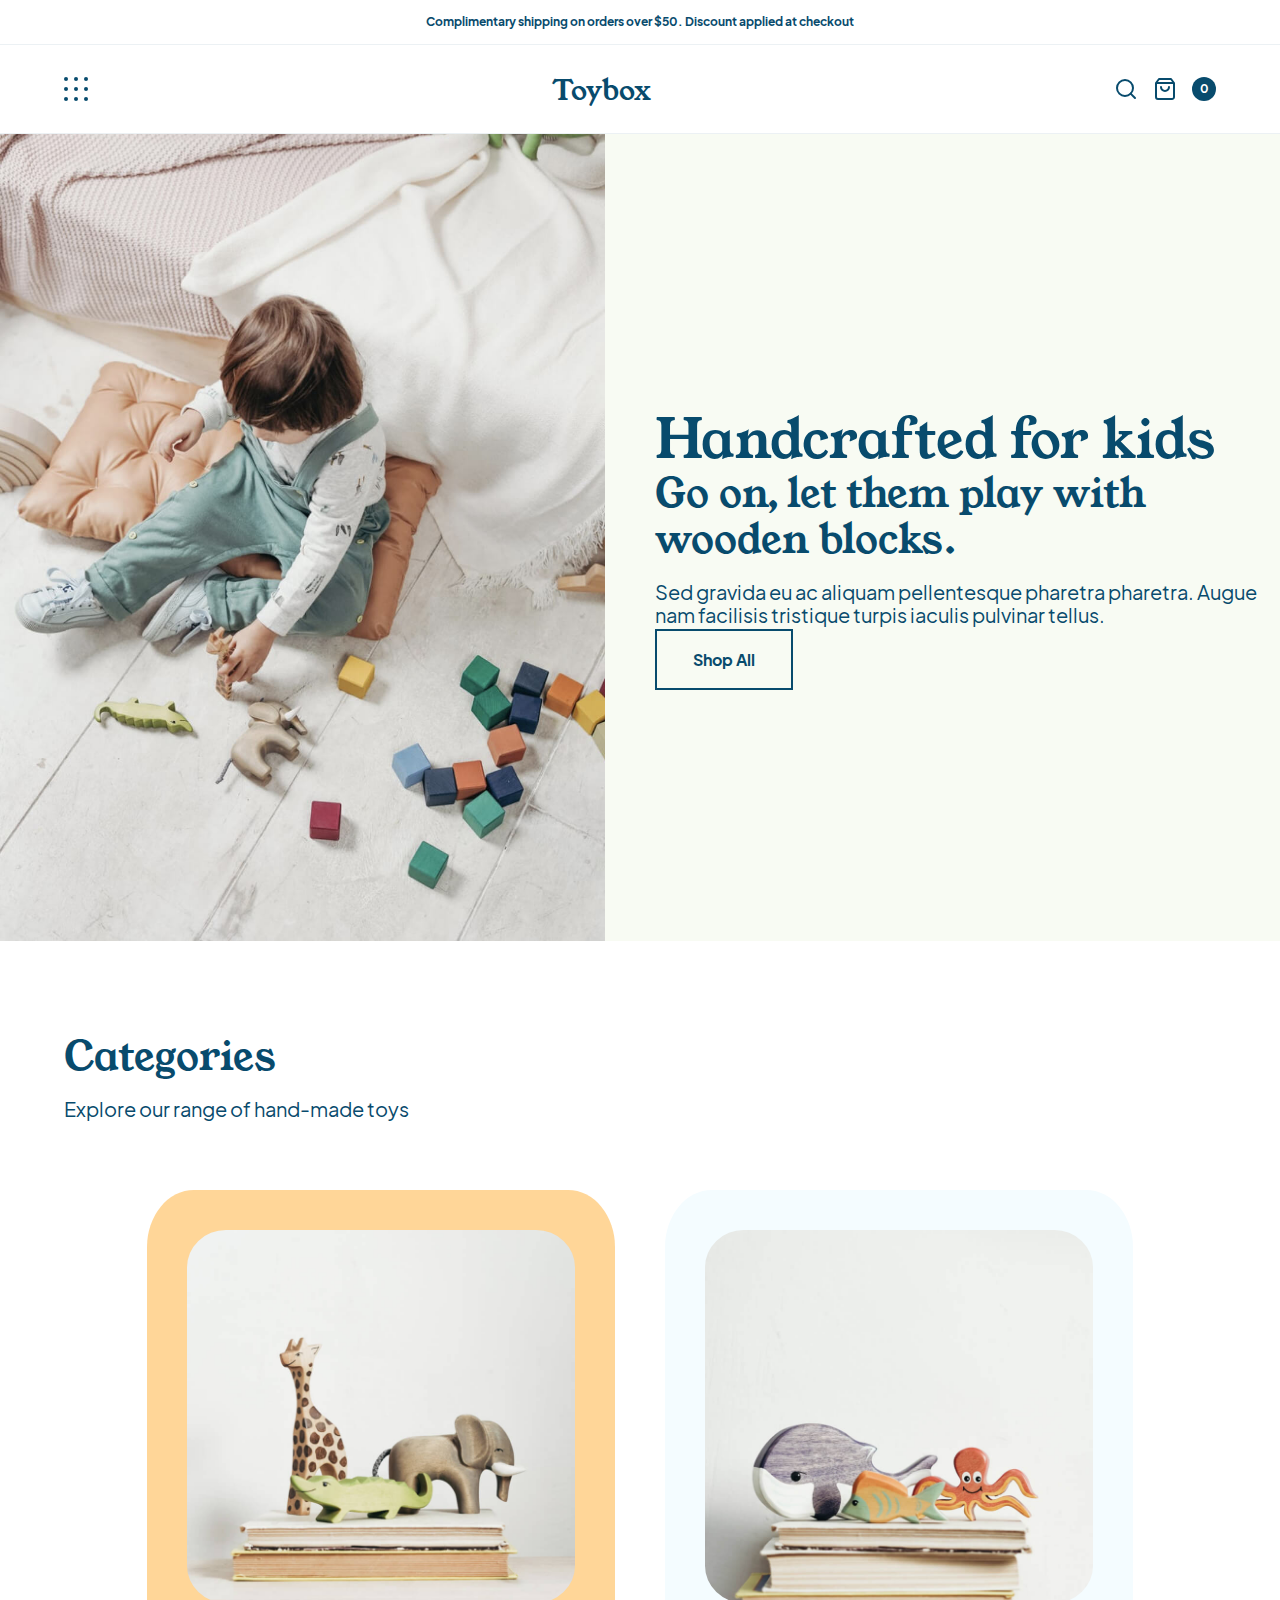
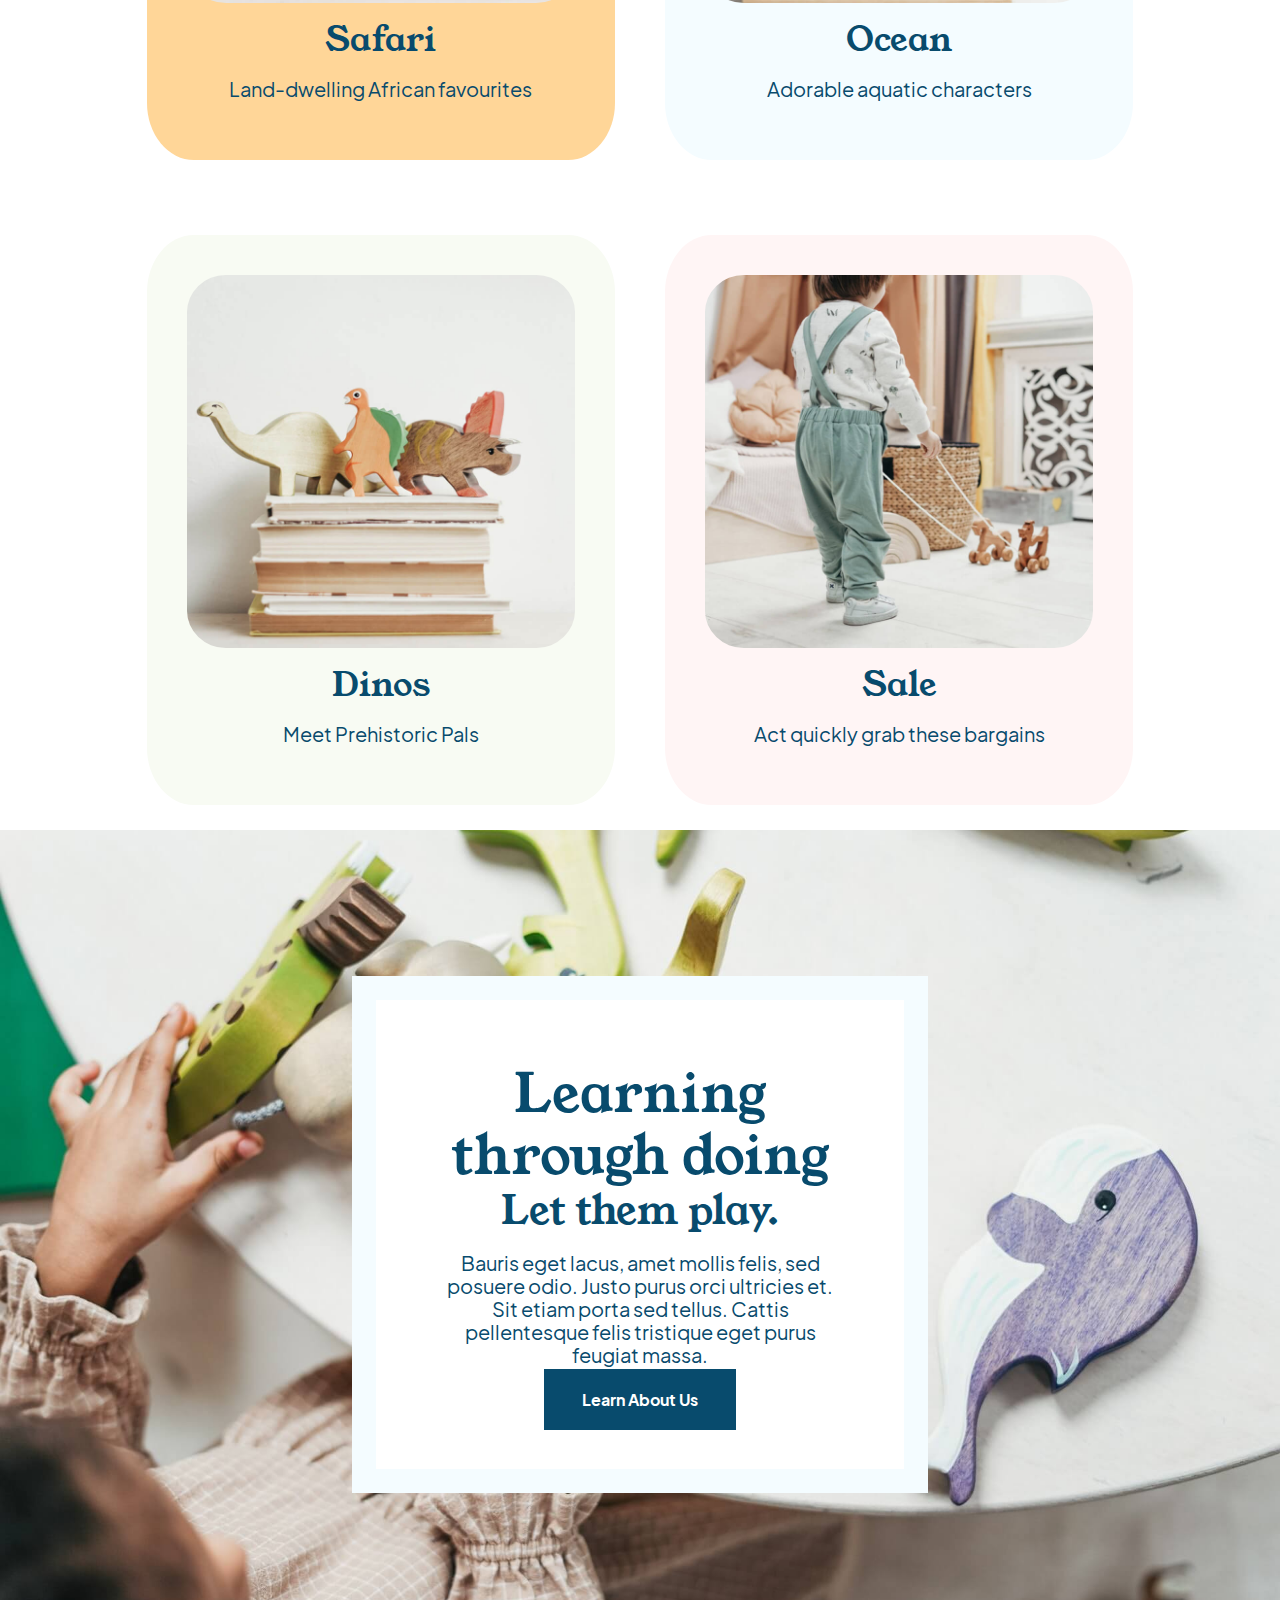
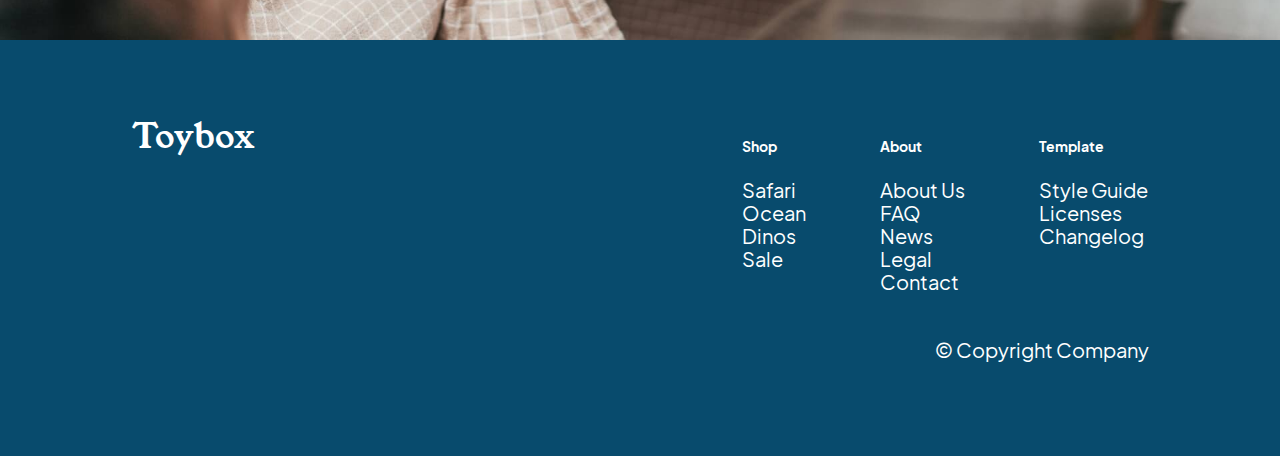
<file: index.html>
<!DOCTYPE html>
<html lang="en">
<head>
	<meta charset="UTF-8">
	<meta http-equiv="X-UA-Compatible" content="IE=edge">
	<meta name="viewport" content="width=device-width, initial-scale=1.0">
	<title>STARTER - Toybox Homepage</title>

	<link rel="stylesheet" href="./styles/styles.css">
</head>
<body>
	<!-- Skip link -->
	<a href="#mainContent" class="skip-link">Skip to main content.</a>

	<!-- Announcements Bar -->
	<div class="announcements">
		<div class="wrapper">
			<p class="smallCopy">Complimentary shipping on orders over $50. Discount applied at checkout</p>
		</div>
	</div>

	<nav class="navBar">
		<div class="wrapper">
			<!-- Slide out Button -->
			<input type="checkbox" id="openSideMenu" class="menuButton">
			<label for="openSideMenu">
				<img src="./assets/menu-button.svg" alt="Menu Button">
			</label>

			<!-- Slude out Nav Content -->
			<div class="slideOutNav">
				<div class="buttonContainer">
					<button class="menuClose">X</button>
				</div>

				<!-- Menu Content -->
				<nav>
					<ul class="mainMenu">
						<li>
							<a href="#">Shop</a>
						</li>
						<li>
							<a href="#">About</a>
						</li>
						<li>
							<a href="#">FAQ</a>
						</li>
						<li>
							<a href="#">News</a>
						</li>
						<li>
							<a href="#">Contact</a>
						</li>
					</ul>
				</nav>
			</div>

			<!-- NavBar -->
				<!-- Logo -->
			<a href="#home" class="logo">
				<h1>Toybox</h1>
			</a>

			<!-- Search Cart -->
			<div class="searchCart">
					<button class="menuIcon">
						<img src="./assets/search.svg" alt="Search Icon">
					</button>

					<a href="#" class="bag">
						<img src="./assets/shop-bag.svg" alt="Bag Icon">
					</a>

					<div class="counter smallCopy">
						<p>0</p>
					</div>
			</div>

		</div>
	</nav>

	<!-- Header -->
	<header>
		<div class="wrapper">
			<div class="headerImgContainer">
				<img src="./assets/header-image.jpg" alt="A toddler playing with wooden blocks">
			</div>

			<div class="textContainer">
				<h3>Handcrafted for kids</h3>
				<h2>Go on, let them play with wooden blocks.</h2>
				<p>Sed gravida eu ac aliquam pellentesque pharetra pharetra. Augue nam facilisis tristique turpis iaculis pulvinar tellus.</p>
				<a href="#shop" class="shopButton button">Shop All</a>
			</div>
		</div>
	</header>

	<!-- Main Area -->
	<main id="mainContent">
		<!-- Categories Sections -->
		<section class="categories" id="categories">
			<div class="wrapper">
				<h2>Categories</h2>
				<p>Explore our range of hand-made toys</p>

				<!-- product gallery -->
				<div class="categoryGallery">
					<ul class="categoryList">
						<li class="items itemOne">
							<a href="#">
								<img src="./assets/safari-trio.jpg" alt="Image of wooden safari animals toys">
								<h4>Safari</h4>
								<p>Land-dwelling African favourites</p>
							</a>
						</li>
						<li class="items itemTwo">
							<a href="#">
								<img src="./assets/ocean-trio.jpg" alt="image of wooden oceanic animal toys">
								<h4>Ocean</h4>
								<p>Adorable aquatic characters</p>
							</a>
						</li>
						<li class="items itemThree">
							<a href="#">
								<img src="./assets/dino-trio.jpg" alt="image of wood prehistory dinosaur toys">
								<h4>Dinos</h4>
								<p>Meet Prehistoric Pals</p>
							</a>
						</li>
						<li class="items itemFour">
							<a href="#">
								<img src="./assets/sale.jpg" alt="image of a toddler with wood horses on strings">
								<h4>Sale</h4>
								<p>Act quickly grab these bargains</p>
							</a>
						</li>
					</ul>
				</div>
			</div>
		</section>


		<!-- Let Them Play Section -->

		<section class="play" id="play">
			<div class="wrapper">
				<div class="playContent">
					<h3>Learning through doing</h3>
					<h2>Let them play.</h2>
					<p>Bauris eget lacus, amet mollis felis, sed posuere odio. Justo purus orci ultricies et. Sit etiam porta sed tellus. Cattis pellentesque felis tristique eget purus feugiat massa.</p>
					<a href="#" class="aboutButton button">Learn About Us</a>
				</div>
			</div>
		</section>

	</main>

	<footer class="footer" id="footer">
		<div class="wrapper">

			<div class="footerFlexContainer">
				<!-- Logo -->
				<a href="#home" class="footerLogo">
					<h4>Toybox</h4>
				</a>

				<!-- FooterNAV container -->
				<div class="footerNav">
					<nav>
						<ul class="footerShop">
							<li>
								<h5>Shop</h5>
							</li>
							<li>
								<a href="#">Safari</a>
							</li>
							<li>
								<a href="#">Ocean</a>
							</li>
							<li>
								<a href="#">Dinos</a>
							</li>
							<li>
								<a href="#">Sale</a>
							</li>
						</ul>

						<ul class="footerAbout">
							<li>
								<h5>About</h5>
							</li>
							<li>
								<a href="#">About Us</a>
							</li>
							<li>
								<a href="#">FAQ</a>
							</li>
							<li>
								<a href="#">News</a>
							</li>
							<li>
								<a href="#">Legal</a>
							</li>
							<li>
								<a href="#">Contact</a>
							</li>
						</ul>
				
						<ul class="footerTemplate">
							<li>
								<h5>Template</h5>
							</li>
							<li>
								<a href="#">Style Guide</a>
							</li>
							<li>
								<a href="#">Licenses</a>
							</li>
							<li>
								<a href="#">Changelog</a>
							</li>
						</ul>
						
					</nav>
				</div>
			</div>
			<!-- Social and Copyright Flex Container -->

			<div class="social">
				<!-- icon container -->
				<div class="socialIcons">
					<a href="#">
						<i class="twitter" aria-hidden="true"></i>
						<span class="sr-only">Link to Twitter</span>
					</a>
					<a href="#">
						<i class="pintrest" aria-hidden="true"></i>
						<span class="sr-only">Link to Pintrest</span>
					</a>
					<a href="#">
						<i class="instagram" aria-hidden="true"></i>
						<span class="sr-only">Link to Instagram</span>
					</a>
					<a href="#">
						<i class="facebook" aria-hidden="true"></i>
						<span class="sr-only">Link to Facebook</span>
					</a>
				</div>

				<div class="copyright">
					<p>&copy; Copyright Company</p>
				</div>
			</div>
		</div>
	</footer>
</body>
</html>
</file>
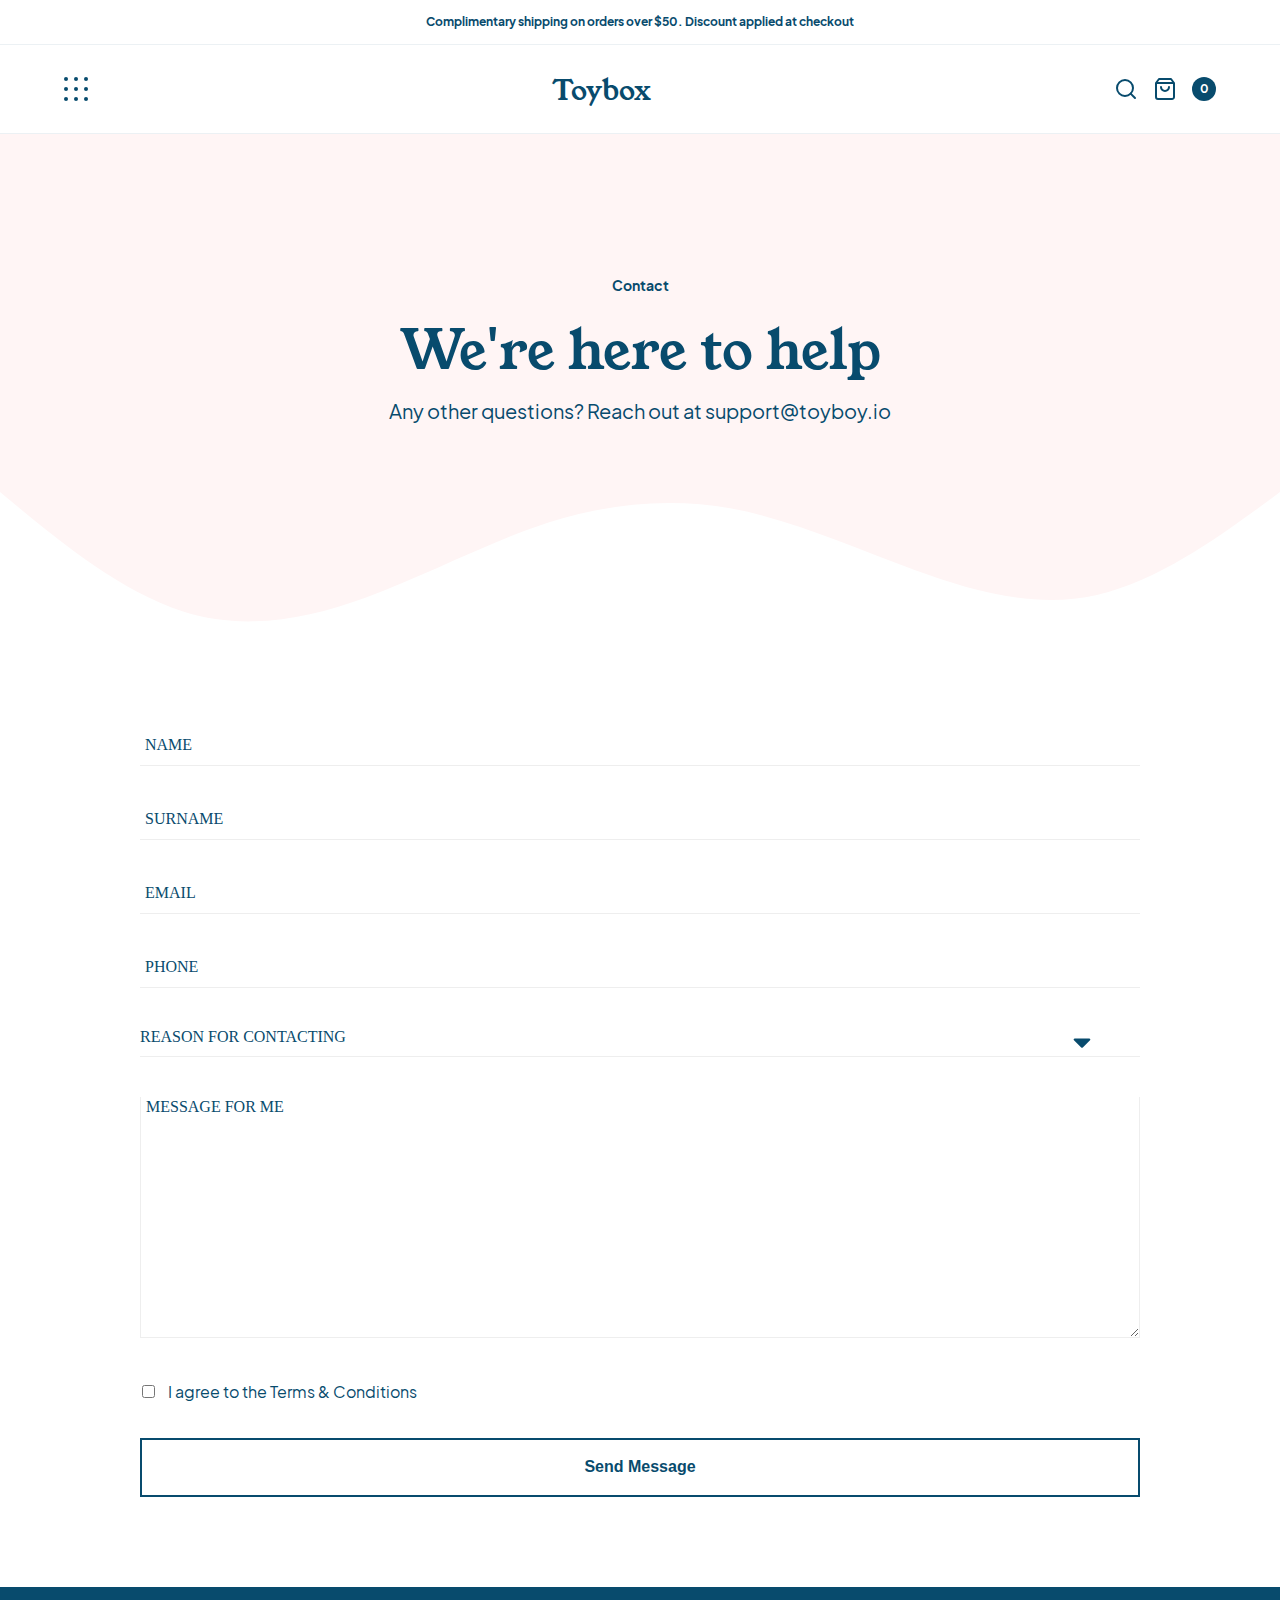
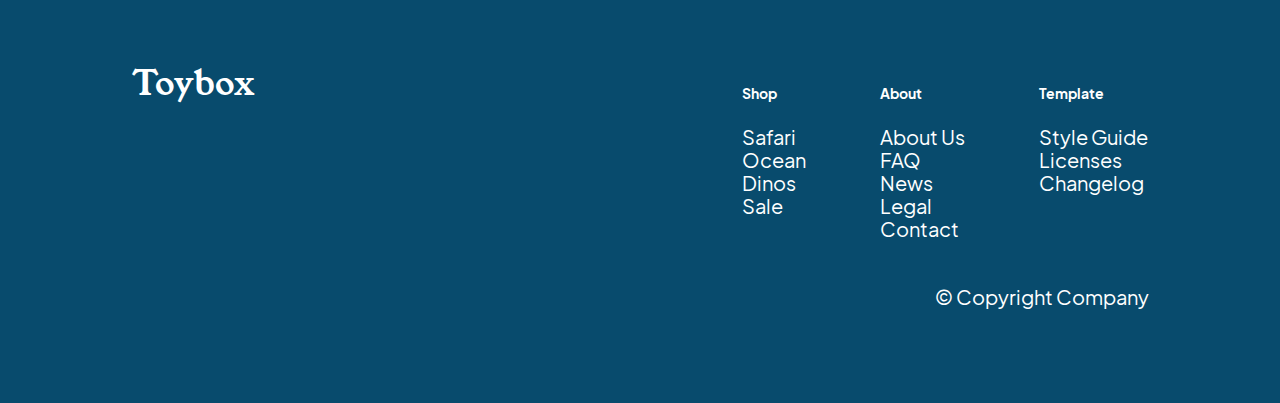
<file: contact.html>
<!DOCTYPE html>
<html lang="en">
<head>
    <meta charset="UTF-8">
    <meta http-equiv="X-UA-Compatible" content="IE=edge">
    <meta name="viewport" content="width=device-width, initial-scale=1.0">
    <title>Contact</title>

    <link rel="stylesheet" href="./styles/styles.css">
</head>
<body>
    <!-- Skip link -->
	<a href="#mainContent" class="skip-link">Skip to main content.</a>

	<!-- Announcements Bar -->
	<div class="announcements">
		<div class="wrapper">
			<p class="smallCopy">Complimentary shipping on orders over $50. Discount applied at checkout</p>
		</div>
	</div>

	<nav class="navBar">
		<div class="wrapper">
			<!-- Slide out Button -->
			<input type="checkbox" id="openSideMenu" class="menuButton">
			<label for="openSideMenu">
				<img src="./assets/menu-button.svg" alt="Menu Button">
			</label>

			<!-- Slude out Nav Content -->
			<div class="slideOutNav">
				<div class="buttonContainer">
					<button class="menuClose">X</button>
				</div>

				<!-- Menu Content -->
				<nav>
					<ul class="mainMenu">
						<li>
							<a href="#">Shop</a>
						</li>
						<li>
							<a href="#">About</a>
						</li>
						<li>
							<a href="#">FAQ</a>
						</li>
						<li>
							<a href="#">News</a>
						</li>
						<li>
							<a href="./contact.html">Contact</a>
						</li>
					</ul>
				</nav>
			</div>

			<!-- NavBar -->
				<!-- Logo -->
			<a href="./index.html" class="logo">
				<h1>Toybox</h1>
			</a>

			<!-- Search Cart -->
			<div class="searchCart">
					<button class="menuIcon">
						<img src="./assets/search.svg" alt="Search Icon">
					</button>

					<a href="#" class="bag">
						<img src="./assets/shop-bag.svg" alt="Bag Icon">
					</a>

					<div class="counter smallCopy">
						<p>0</p>
					</div>
			</div>

		</div>
	</nav>
    <header class="contactHeader">
        <div class="wrapper">
            <h5>Contact</h5>
            <h3>We're here to help</h3>
            <p>Any other questions? Reach out at <a href="mailto:support@toyboy.io">support@toyboy.io</a></p>
        </div>
    </header>

    <!-- main section -->
    <main class="contact" id="mainContent">
        <div class="wrapper">
            <form action="">
                <label for="name" class="sr-only">Name</label>
                <input type="text" id="name" placeholder="Name">

                <label for="surname" class="sr-only">Surname</label>
                <input type="text" id="surname" placeholder="Surname">

                <label for="email" class="sr-only">Email</label>
                <input type="email" id="email" placeholder="Email">

                <label for="phone" class="sr-only">Phone</label>
                <input type="tel" id="phone" placeholder="Phone">

                <select name="reason" id="reason">
                    <option value="placeholder" disabled selected>Reason for contacting</option>
                    <option value="refund">Refund request</option>
                    <option value="status">Order status update</option>
                    <option value="praise">Praise!</option>
                    <option value="complaint">General concerns</option>
                </select>

                <label for="message" class="sr-only">Message for me</label>
                <textarea id="message" cols="30" rows="10" placeholder="Message for me"></textarea>

                <fieldset>
                    <input type="checkbox" id="terms">
                    <label for="terms">I agree to the Terms & Conditions</label>
                </fieldset>

                <button type="submit" class="button shopButton">Send Message</button>

            </form>
        </div>
    </main>

    
    <!-- FOOTER -->
    <footer class="footer" id="footer">
		<div class="wrapper">

			<div class="footerFlexContainer">
				<!-- Logo -->
				<a href="./index.html" class="footerLogo">
					<h4>Toybox</h4>
				</a>

				<!-- FooterNAV container -->
				<div class="footerNav">
					<nav>
						<ul class="footerShop">
							<li>
								<h5>Shop</h5>
							</li>
							<li>
								<a href="#">Safari</a>
							</li>
							<li>
								<a href="#">Ocean</a>
							</li>
							<li>
								<a href="#">Dinos</a>
							</li>
							<li>
								<a href="#">Sale</a>
							</li>
						</ul>

						<ul class="footerAbout">
							<li>
								<h5>About</h5>
							</li>
							<li>
								<a href="#">About Us</a>
							</li>
							<li>
								<a href="#">FAQ</a>
							</li>
							<li>
								<a href="#">News</a>
							</li>
							<li>
								<a href="#">Legal</a>
							</li>
							<li>
								<a href="./contact.html">Contact</a>
							</li>
						</ul>
				
						<ul class="footerTemplate">
							<li>
								<h5>Template</h5>
							</li>
							<li>
								<a href="#">Style Guide</a>
							</li>
							<li>
								<a href="#">Licenses</a>
							</li>
							<li>
								<a href="#">Changelog</a>
							</li>
						</ul>
						
					</nav>
				</div>
			</div>
			<!-- Social and Copyright Flex Container -->

			<div class="social">
				<!-- icon container -->
				<div class="socialIcons">
					<a href="#">
						<i class="twitter" aria-hidden="true"></i>
						<span class="sr-only">Link to Twitter</span>
					</a>
					<a href="#">
						<i class="pintrest" aria-hidden="true"></i>
						<span class="sr-only">Link to Pintrest</span>
					</a>
					<a href="#">
						<i class="instagram" aria-hidden="true"></i>
						<span class="sr-only">Link to Instagram</span>
					</a>
					<a href="#">
						<i class="facebook" aria-hidden="true"></i>
						<span class="sr-only">Link to Facebook</span>
					</a>
				</div>

				<div class="copyright">
					<p>&copy; Copyright Company</p>
				</div>
			</div>
		</div>
	</footer>
    
</body>
</html>
</file>
<file: styles/styles.css>
html {
  line-height: 1.15;
  -ms-text-size-adjust: 100%;
  -webkit-text-size-adjust: 100%;
}

body {
  margin: 0;
}

article, aside, footer, header, nav, section {
  display: block;
}

h1 {
  font-size: 2em;
  margin: 0.67em 0;
}

figcaption, figure, main {
  display: block;
}

figure {
  margin: 1em 40px;
}

hr {
  -webkit-box-sizing: content-box;
          box-sizing: content-box;
  height: 0;
  overflow: visible;
}

pre {
  font-family: monospace, monospace;
  font-size: 1em;
}

a {
  background-color: transparent;
  -webkit-text-decoration-skip: objects;
}

abbr[title] {
  border-bottom: none;
  text-decoration: underline;
  -webkit-text-decoration: underline dotted;
          text-decoration: underline dotted;
}

b, strong {
  font-weight: inherit;
}

b, strong {
  font-weight: bolder;
}

code, kbd, samp {
  font-family: monospace, monospace;
  font-size: 1em;
}

dfn {
  font-style: italic;
}

mark {
  background-color: #ff0;
  color: #000;
}

small {
  font-size: 80%;
}

sub, sup {
  font-size: 75%;
  line-height: 0;
  position: relative;
  vertical-align: baseline;
}

sub {
  bottom: -0.25em;
}

sup {
  top: -0.5em;
}

audio, video {
  display: inline-block;
}

audio:not([controls]) {
  display: none;
  height: 0;
}

img {
  border-style: none;
}

svg:not(:root) {
  overflow: hidden;
}

button, input, optgroup, select, textarea {
  font-family: sans-serif;
  font-size: 100%;
  line-height: 1.15;
  margin: 0;
}

button, input {
  overflow: visible;
}

button, select {
  text-transform: none;
}

button, html [type=button], [type=reset], [type=submit] {
  -webkit-appearance: button;
}

button::-moz-focus-inner, [type=button]::-moz-focus-inner, [type=reset]::-moz-focus-inner, [type=submit]::-moz-focus-inner {
  border-style: none;
  padding: 0;
}

button:-moz-focusring, [type=button]:-moz-focusring, [type=reset]:-moz-focusring, [type=submit]:-moz-focusring {
  outline: 1px dotted ButtonText;
}

fieldset {
  padding: 0.35em 0.75em 0.625em;
}

legend {
  -webkit-box-sizing: border-box;
          box-sizing: border-box;
  color: inherit;
  display: table;
  max-width: 100%;
  padding: 0;
  white-space: normal;
}

progress {
  display: inline-block;
  vertical-align: baseline;
}

textarea {
  overflow: auto;
}

[type=checkbox], [type=radio] {
  -webkit-box-sizing: border-box;
          box-sizing: border-box;
  padding: 0;
}

[type=number]::-webkit-inner-spin-button, [type=number]::-webkit-outer-spin-button {
  height: auto;
}

[type=search] {
  -webkit-appearance: textfield;
  outline-offset: -2px;
}

[type=search]::-webkit-search-cancel-button, [type=search]::-webkit-search-decoration {
  -webkit-appearance: none;
}

::-webkit-file-upload-button {
  -webkit-appearance: button;
  font: inherit;
}

details, menu {
  display: block;
}

summary {
  display: list-item;
}

canvas {
  display: inline-block;
}

template {
  display: none;
}

[hidden] {
  display: none;
}

html {
  -webkit-box-sizing: border-box;
          box-sizing: border-box;
}

*, *:before, *:after {
  -webkit-box-sizing: inherit;
          box-sizing: inherit;
}

.sr-only {
  position: absolute;
  width: 1px;
  height: 1px;
  margin: -1px;
  border: 0;
  padding: 0;
  white-space: nowrap;
  -webkit-clip-path: inset(100%);
          clip-path: inset(100%);
  clip: rect(0 0 0 0);
  overflow: hidden;
}

@font-face {
  font-family: "Jakarta Sans";
  src: url("../fonts/PlusJakarta_Sans-2.5/webfonts/PlusJakartaSans-Regular.woff"), url("../fonts/PlusJakarta_Sans-2.5/static/PlusJakartaSans-Regular.ttf"), url("../fonts/PlusJakarta_Sans-2.5/webfonts/PlusJakartaSans-Regular.woff2");
  font-weight: normal;
}
/* importing Jakarta Sans font in bold */
@font-face {
  font-family: "Jakarta Sans";
  src: url("../fonts/PlusJakarta_Sans-2.5/webfonts/PlusJakartaSans-Bold.woff"), url("../fonts/PlusJakarta_Sans-2.5/webfonts/PlusJakartaSans-Bold.woff2"), url("../fonts/PlusJakarta_Sans-2.5/static/PlusJakartaSans-Bold.ttf");
  font-weight: bold;
}
@font-face {
  font-family: "Young Serif";
  src: url("../fonts/youngserif/YoungSerif-Regular.otf");
  font-weight: normal;
}
html {
  font-size: 125%;
}

body {
  font-family: "Jakarta Sans";
  font-weight: normal;
  color: #084b6d;
}

h1, h2, h3, h4, blockquote {
  font-family: "Young Serif";
  font-weight: normal;
  color: #084b6d;
  margin: 0;
  padding: 0;
}

h1 {
  font-size: 1.4rem;
}

h2 {
  font-size: 2rem;
}

h3 {
  font-size: 2.7rem;
}

h4 {
  font-size: 1.7rem;
}

h5 {
  font-size: 0.7rem;
}

ul,
li,
a,
input {
  margin: 0;
  padding: 0;
}

ul {
  list-style: none;
}

a {
  text-decoration: none;
  color: inherit;
}

.smallCopy {
  font-size: 0.6rem;
  font-weight: bold;
  margin: 0;
  line-height: 1.2rem;
}

button {
  background-color: transparent;
  border: none;
  padding: 0;
  cursor: pointer;
}

img {
  max-width: 100%;
  display: block;
}

.wrapper {
  max-width: 1260px;
  margin: 0 auto;
  width: 90%;
}

.button {
  padding: 18px 36px;
  border: 2px solid #084b6d;
  font-size: 0.8rem;
  font-weight: bold;
  text-align: center;
  -webkit-transition: 0.3s;
  transition: 0.3s;
}

.shopButton {
  color: #084b6d;
  background-color: transparent;
}
.shopButton:hover, .shopButton:focus {
  background-color: #084b6d;
  color: #fff;
}

.aboutButton {
  color: #fff;
  background-color: #084b6d;
}
.aboutButton:hover, .aboutButton:focus {
  background-color: transparent;
  color: #084b6d;
}

.skip-link {
  position: absolute;
  left: -1000px;
  top: 5px;
  background-color: #fff;
  color: black;
  z-index: 10;
}
.skip-link:focus {
  left: 0;
}

.announcements {
  text-align: center;
  padding: 10px 0;
}

.navBar {
  position: sticky;
  top: 0;
  border-top: 1px solid rgba(8, 75, 109, 0.08);
  border-bottom: 1px solid rgba(8, 75, 109, 0.08);
  background-color: #fff;
  z-index: 10;
}
.navBar .wrapper {
  display: -webkit-box;
  display: -ms-flexbox;
  display: flex;
  -webkit-box-pack: justify;
      -ms-flex-pack: justify;
          justify-content: space-between;
  -webkit-box-align: center;
      -ms-flex-align: center;
          align-items: center;
  padding: 20px 0;
}
.navBar input[type=checkbox] {
  opacity: 0;
  position: absolute;
}
.navBar input[type=checkbox]:checked ~ .slideOutNav {
  left: 0;
}

.menuButton {
  cursor: pointer;
}

.searchCart {
  display: -webkit-box;
  display: -ms-flexbox;
  display: flex;
}
.searchCart .menuIcon, .searchCart .bag {
  margin-right: 15px;
}
.searchCart .bag {
  display: -webkit-box;
  display: -ms-flexbox;
  display: flex;
}
.searchCart .counter {
  display: -webkit-box;
  display: -ms-flexbox;
  display: flex;
}
.searchCart .counter p {
  width: 24px;
  height: 24px;
  background: #084b6d;
  border-radius: 50%;
  color: #fff;
  text-align: center;
}

.slideOutNav {
  background-color: #084b6d;
  position: fixed;
  top: 0;
  left: -506px;
  height: 100vh;
  width: 100%;
  max-width: 506px;
  font-family: "Young Serif";
  padding: 35px 50px;
  -webkit-transition: 0.75s;
  transition: 0.75s;
}

.mainMenu a {
  font-family: "Young Serif";
  font-size: 1.6rem;
  line-height: 2.5rem;
  color: white;
  -webkit-transition: 0.3s;
  transition: 0.3s;
}
.mainMenu a:hover, .mainMenu a:focus {
  color: rgba(255, 255, 255, 0.5);
}

.menuClose {
  color: #fff;
  font-size: 1.2rem;
}

.buttonContainer {
  text-align: right;
}

header {
  background-color: #f8fbf3;
}

header .wrapper {
  display: -webkit-box;
  display: -ms-flexbox;
  display: flex;
  width: 100%;
  margin: 0;
  -webkit-box-pack: justify;
      -ms-flex-pack: justify;
          justify-content: space-between;
  -webkit-box-align: center;
      -ms-flex-align: center;
          align-items: center;
}

.contactHeader .wrapper {
  -webkit-box-orient: vertical;
  -webkit-box-direction: normal;
      -ms-flex-direction: column;
          flex-direction: column;
  margin: 0 auto;
  padding-bottom: 50px;
}

.contactHeader {
  background-color: #fff5f5;
  padding-top: 120px;
}

.contactHeader::after {
  content: "";
  width: 100%;
  height: 150px;
  background: url(../assets/wave.svg);
  background-size: 100% 150px;
  display: block;
  background-repeat: none;
}

.headerImgContainer {
  width: 48%;
}

.textContainer {
  width: 48%;
}

.categories {
  margin-top: 90px;
}

.categoryList {
  display: -webkit-box;
  display: -ms-flexbox;
  display: flex;
  -ms-flex-wrap: wrap;
      flex-wrap: wrap;
  -webkit-box-pack: center;
      -ms-flex-pack: center;
          justify-content: center;
}
.categoryList .itemOne {
  background-color: #ffd698;
}
.categoryList .itemTwo {
  background-color: #f4fcff;
}
.categoryList .itemThree {
  background-color: #f8fbf3;
}
.categoryList .itemFour {
  background-color: #fff5f5;
}
.categoryList .items {
  border-radius: 10%;
  width: calc(45% - 50px);
  margin: 50px 25px 25px;
  padding: 40px;
  text-align: center;
  -webkit-transition: 0.3s;
  transition: 0.3s;
}
.categoryList .items img {
  border-radius: 10%;
  margin-bottom: 15px;
}
.categoryList .items:hover {
  -webkit-transform: scale(0.9);
          transform: scale(0.9);
}

.play {
  background-image: url("../assets/background-image.jpg");
  background-position: center;
  background-size: cover;
  min-height: 90vh;
}
.play .wrapper {
  display: -webkit-box;
  display: -ms-flexbox;
  display: flex;
  -webkit-box-pack: center;
      -ms-flex-pack: center;
          justify-content: center;
  -webkit-box-align: center;
      -ms-flex-align: center;
          align-items: center;
  min-height: inherit;
}
.play .wrapper .playContent {
  width: 50%;
  border: 24px solid #f4fcff;
  background-color: #fff;
  padding: 60px;
  text-align: center;
}

footer {
  background-color: #084b6d;
  color: #fff;
  padding: 75px;
}
footer .footerFlexContainer {
  display: -webkit-box;
  display: -ms-flexbox;
  display: flex;
  -webkit-box-pack: justify;
      -ms-flex-pack: justify;
          justify-content: space-between;
}

.footerLogo h4 {
  color: #fff;
}

.footerNav {
  width: 40%;
}
.footerNav nav {
  display: -webkit-box;
  display: -ms-flexbox;
  display: flex;
  -webkit-box-pack: justify;
      -ms-flex-pack: justify;
          justify-content: space-between;
}

.social {
  display: -webkit-box;
  display: -ms-flexbox;
  display: flex;
  -webkit-box-pack: justify;
      -ms-flex-pack: justify;
          justify-content: space-between;
  margin-top: 25px;
}
.social i {
  margin: 0 10px;
}

@media (max-width: 1000px) {
  .categoryList .items {
    padding: 25px;
  }

  .footerFlexContainer {
    -webkit-box-orient: vertical;
    -webkit-box-direction: normal;
        -ms-flex-direction: column;
            flex-direction: column;
    -webkit-box-align: center;
        -ms-flex-align: center;
            align-items: center;
  }

  .footerNav {
    width: 100%;
  }
}
@media (max-width: 800px) {
  header .wrapper {
    -webkit-box-orient: vertical;
    -webkit-box-direction: normal;
        -ms-flex-direction: column;
            flex-direction: column;
  }
  header .wrapper .headerImgContainer,
header .wrapper .textContainer {
    width: 100%;
  }
  header .wrapper img {
    max-height: 350px;
    -o-object-fit: cover;
       object-fit: cover;
    width: 100%;
  }

  .categoryList .items {
    padding: 15px;
    margin: 20px 15px;
  }

  .play .wrapper .playContent {
    width: 100%;
    padding: 15px;
  }
}
@media (max-width: 500px) {
  .categoryList .items {
    width: 100%;
    margin: 10px;
  }

  .play .wrapper .playContent {
    padding: 10px 10px 15px;
  }

  .footerNav nav {
    -webkit-box-orient: vertical;
    -webkit-box-direction: normal;
        -ms-flex-direction: column;
            flex-direction: column;
    -webkit-box-align: center;
        -ms-flex-align: center;
            align-items: center;
  }

  .social {
    -webkit-box-orient: vertical;
    -webkit-box-direction: normal;
        -ms-flex-direction: column;
            flex-direction: column;
    -webkit-box-align: center;
        -ms-flex-align: center;
            align-items: center;
  }
}
.contact form {
  display: -webkit-box;
  display: -ms-flexbox;
  display: flex;
  -webkit-box-orient: vertical;
  -webkit-box-direction: normal;
      -ms-flex-direction: column;
          flex-direction: column;
  margin: 90px auto;
  max-width: 1000px;
}

input,
textarea {
  border: none;
  font-family: "$bodyFont";
  color: #333;
  padding: 0 0 10px 5px;
  margin-bottom: 40px;
}
input::-webkit-input-placeholder, textarea::-webkit-input-placeholder {
  font-size: 0.8rem;
  color: #084b6d;
  opacity: 1;
  line-height: 1.2;
  text-transform: uppercase;
}
input::-moz-placeholder, textarea::-moz-placeholder {
  font-size: 0.8rem;
  color: #084b6d;
  opacity: 1;
  line-height: 1.2;
  text-transform: uppercase;
}
input:-ms-input-placeholder, textarea:-ms-input-placeholder {
  font-size: 0.8rem;
  color: #084b6d;
  opacity: 1;
  line-height: 1.2;
  text-transform: uppercase;
}
input::-ms-input-placeholder, textarea::-ms-input-placeholder {
  font-size: 0.8rem;
  color: #084b6d;
  opacity: 1;
  line-height: 1.2;
  text-transform: uppercase;
}
input::placeholder,
textarea::placeholder {
  font-size: 0.8rem;
  color: #084b6d;
  opacity: 1;
  line-height: 1.2;
  text-transform: uppercase;
}
input:focus,
textarea:focus {
  border-bottom: 1px solid #084b6d;
}

input {
  border-bottom: 1px solid #eee;
}

textarea {
  border: 1px solid #eee;
  border-top: none;
}

select {
  -webkit-appearance: none;
     -moz-appearance: none;
          appearance: none;
  border: none;
  font-family: "$bodyFont";
  color: #084b6d;
  background-color: #fff;
  text-transform: uppercase;
  padding-bottom: 10px;
  margin-bottom: 40px;
  font-size: 0.8rem;
  border-bottom: 1px solid #eee;
  background-image: url(../assets/caret-down-solid.svg);
  background-repeat: no-repeat;
  background-position: 95%;
}

fieldset {
  border: none;
  padding: 0;
}
fieldset label {
  font-size: 0.8rem;
  margin-left: 10px;
}
fieldset input {
  accent-color: #084b6d;
}
</file>
